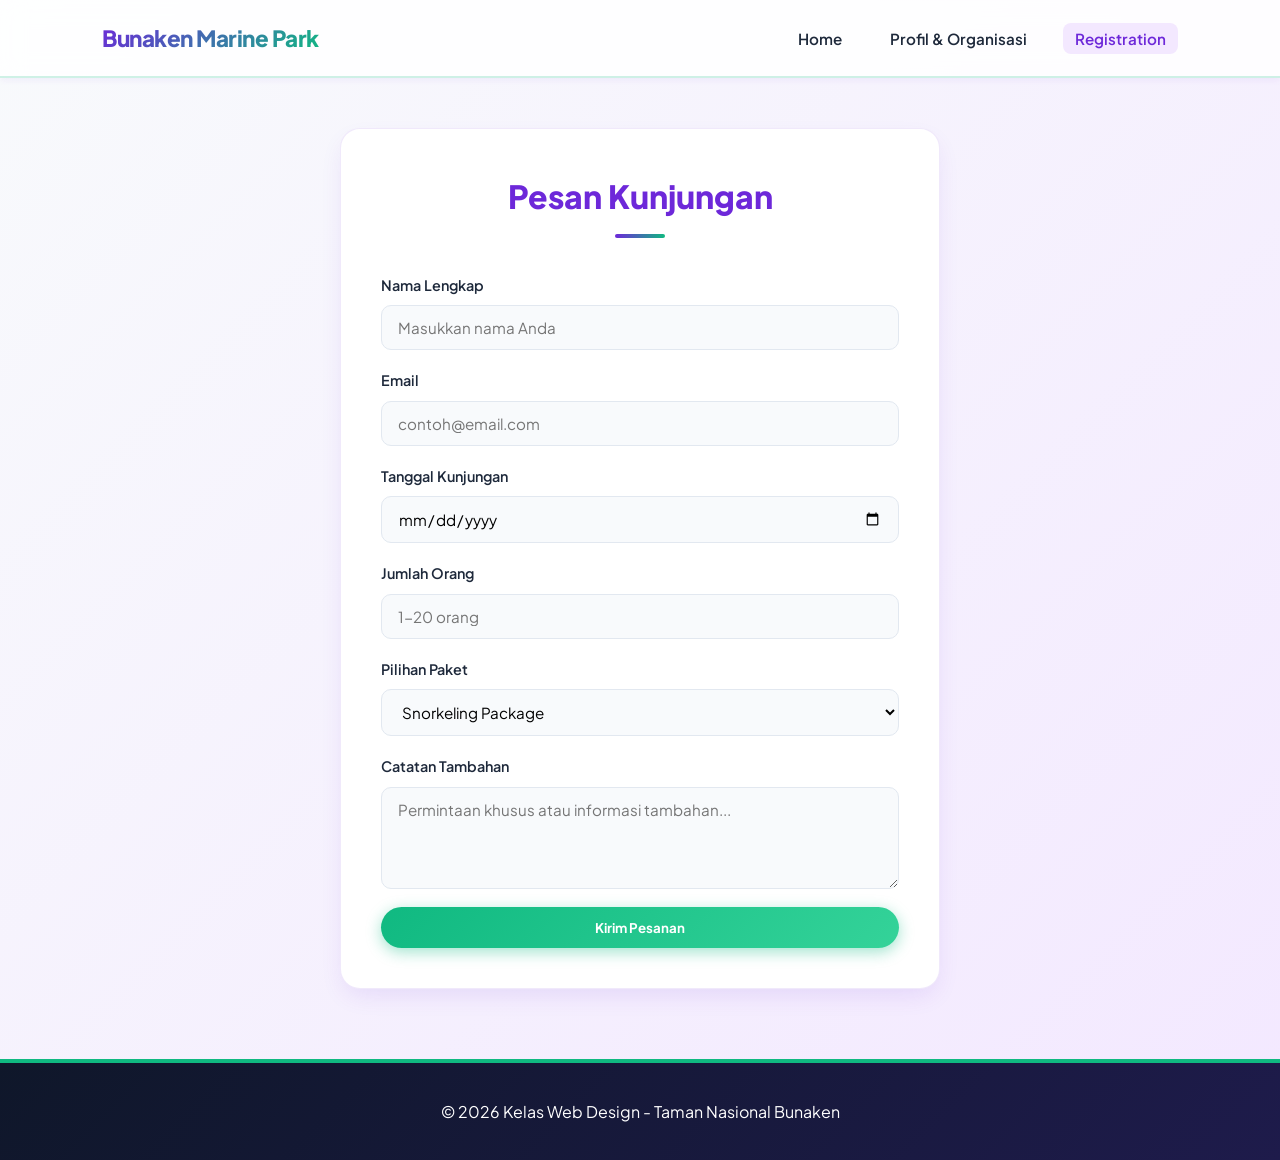
<file: registration.html>
<!DOCTYPE html>
<html lang="id">
<head>
    <meta charset="UTF-8">
    <meta name="viewport" content="width=device-width, initial-scale=1.0">
    <title>Pendaftaran Kunjungan</title>
    <link rel="stylesheet" href="style.css">
</head>
<body>
    <header class="site-header">
        <div class="brand">Bunaken Marine Park</div>
        <nav class="site-nav">
            <ul>
                <li><a href="index.html">Home</a></li>
                <li><a href="struktur.html">Profil & Organisasi</a></li>
                <li><a href="registration.html" class="active">Registration</a></li>
            </ul>
        </nav>
    </header>

    <main class="container">
        <div class="form-container">
            <h2>Pesan Kunjungan</h2>
            <form action="#" method="post">
                <label for="nama">Nama Lengkap</label>
                <input type="text" id="nama" name="nama" placeholder="Masukkan nama Anda" required>

                <label for="email">Email</label>
                <input type="email" id="email" name="email" placeholder="contoh@email.com" required>

                <label for="tgl">Tanggal Kunjungan</label>
                <input type="date" id="tgl" name="tgl" required>

                <label for="jml">Jumlah Orang</label>
                <input type="number" id="jml" name="jml" min="1" max="20" placeholder="1-20 orang" required>

                <label for="paket">Pilihan Paket</label>
                <select id="paket" name="paket">
                    <option value="snorkeling">Snorkeling Package</option>
                    <option value="diving">Diving Exploration</option>
                    <option value="tour">Island & Sunset Tour</option>
                </select>

                <label for="catatan">Catatan Tambahan</label>
                <textarea id="catatan" name="catatan" rows="4" placeholder="Permintaan khusus atau informasi tambahan..."></textarea>

                <button type="submit" class="btn">Kirim Pesanan</button>
            </form>
        </div>
    </main>

    <footer class="site-footer">
        <p>&copy; 2026 Kelas Web Design - Taman Nasional Bunaken</p>
    </footer>
</body>
</html>
</file>
<file: style.css>
/* Google Fonts */
@import url('https://fonts.googleapis.com/css2?family=Plus+Jakarta+Sans:wght@300;400;600;700;800&display=swap');

:root {
    /* Palet Warna Aesthetic Ungu & Hijau */
    --purple-main: #6d28d9;      /* Ungu Deep Aesthetic */
    --purple-light: #f3e8ff;     /* Ungu Soft Background */
    --purple-hover: #5b21b6;     /* Ungu Gelap Hover */
    
    --green-accent: #10b981;    /* Hijau Emerald Segar */
    --green-light: #ecfdf5;     /* Hijau Soft */
    --green-hover: #059669;     /* Hijau Dark Hover */

    --dark-text: #1e293b;       /* Teks Utama (Slate Dark) */
    --muted-text: #64748b;      /* Teks Sekunder */
    --white: #ffffff;
    
    --glass-bg: rgba(255, 255, 255, 0.85);
    --shadow-sm: 0 4px 6px -1px rgba(109, 40, 217, 0.05);
    --shadow-lg: 0 10px 25px -5px rgba(109, 40, 217, 0.12);
}

* {
    margin: 0;
    padding: 0;
    box-sizing: border-box;
    font-family: 'Plus Jakarta Sans', sans-serif;
}

body {
    background: linear-gradient(135deg, #f8fafc 0%, #f3e8ff 100%);
    color: var(--dark-text);
    line-height: 1.7;
    min-height: 100vh;
}

/* Header & Navigasi Transparan (Glassmorphism) */
.site-header {
    background: var(--glass-bg);
    backdrop-filter: blur(12px);
    -webkit-backdrop-filter: blur(12px);
    display: flex;
    justify-content: space-between;
    align-items: center;
    padding: 1.2rem 8%;
    box-shadow: var(--shadow-sm);
    position: sticky;
    top: 0;
    z-index: 100;
    border-bottom: 2px solid rgba(16, 185, 129, 0.2);
}

.brand {
    font-size: 1.4rem;
    font-weight: 800;
    background: linear-gradient(135deg, var(--purple-main), var(--green-accent));
    -webkit-background-clip: text;
    -webkit-text-fill-color: transparent;
    letter-spacing: -0.5px;
}

.site-nav ul {
    display: flex;
    list-style: none;
    gap: 24px;
}

.site-nav a {
    text-decoration: none;
    color: var(--dark-text);
    font-weight: 600;
    font-size: 0.95rem;
    transition: all 0.3s ease;
    padding: 6px 12px;
    border-radius: 8px;
}

.site-nav a:hover,
.site-nav a.active {
    color: var(--purple-main);
    background-color: var(--purple-light);
}

/* Hero Section / Banner Utama */
.hero {
    background: linear-gradient(135deg, rgba(109, 40, 217, 0.75), rgba(16, 185, 129, 0.65)), 
                url('images/bunaken.jpg') center/cover no-repeat;
    height: 65vh;
    display: flex;
    align-items: center;
    justify-content: center;
    text-align: center;
    color: var(--white);
    padding: 0 20px;
    border-radius: 0 0 30px 30px;
    box-shadow: var(--shadow-lg);
}

.hero-text h1 {
    font-size: 3.2rem;
    font-weight: 800;
    margin-bottom: 12px;
    text-shadow: 0 2px 10px rgba(0, 0, 0, 0.2);
}

.hero-text p {
    font-size: 1.25rem;
    margin-bottom: 28px;
    font-weight: 300;
    letter-spacing: 0.5px;
}

/* Tombol Aesthetic */
.btn {
    display: inline-block;
    padding: 12px 30px;
    background: linear-gradient(135deg, var(--green-accent), #34d399);
    color: var(--white);
    font-weight: 700;
    border-radius: 30px;
    text-decoration: none;
    transition: all 0.3s cubic-bezier(0.4, 0, 0.2, 1);
    border: none;
    cursor: pointer;
    box-shadow: 0 4px 15px rgba(16, 185, 129, 0.4);
}

.btn:hover {
    transform: translateY(-3px);
    box-shadow: 0 8px 25px rgba(16, 185, 129, 0.5);
    background: linear-gradient(135deg, #059669, var(--green-accent));
}

/* Container & Heading */
.container {
    max-width: 1100px;
    margin: 50px auto;
    padding: 0 20px;
}

h2 {
    color: var(--purple-main);
    text-align: center;
    margin-bottom: 35px;
    font-weight: 800;
    font-size: 2rem;
    position: relative;
}

h2::after {
    content: '';
    width: 50px;
    height: 4px;
    background: linear-gradient(90deg, var(--purple-main), var(--green-accent));
    display: block;
    margin: 10px auto 0;
    border-radius: 4px;
}

/* Grid Cards (Daya Tarik) */
.grid {
    display: grid;
    grid-template-columns: repeat(auto-fit, minmax(280px, 1fr));
    gap: 25px;
}

.card {
    background: var(--white);
    padding: 30px;
    border-radius: 16px;
    box-shadow: var(--shadow-sm);
    border: 1px solid rgba(109, 40, 217, 0.08);
    position: relative;
    overflow: hidden;
    transition: all 0.3s ease;
}

.card::before {
    content: '';
    position: absolute;
    top: 0;
    left: 0;
    width: 100%;
    height: 5px;
    background: linear-gradient(90deg, var(--purple-main), var(--green-accent));
}

.card:hover {
    transform: translateY(-6px);
    box-shadow: var(--shadow-lg);
}

.card h3 {
    color: var(--purple-main);
    margin-bottom: 10px;
}

.card p {
    color: var(--muted-text);
    font-size: 0.95rem;
}

/* Galeri Grid */
.galeri-grid {
    display: grid;
    grid-template-columns: repeat(auto-fit, minmax(230px, 1fr));
    gap: 20px;
}

.galeri-grid figure {
    background: var(--white);
    border-radius: 14px;
    overflow: hidden;
    box-shadow: var(--shadow-sm);
    transition: all 0.3s ease;
    border: 1px solid rgba(16, 185, 129, 0.15);
}

.galeri-grid figure:hover {
    transform: scale(1.03);
    box-shadow: var(--shadow-lg);
}

.galeri-grid img {
    width: 100%;
    height: 190px;
    object-fit: cover;
    display: block;
}

.galeri-grid figcaption {
    padding: 12px;
    text-align: center;
    font-size: 0.9rem;
    font-weight: 600;
    color: var(--dark-text);
    background-color: var(--white);
}

/* Tabel Harga Tiket Modern */
table {
    width: 100%;
    border-collapse: collapse;
    background: var(--white);
    border-radius: 14px;
    overflow: hidden;
    box-shadow: var(--shadow-sm);
    margin-top: 20px;
    border: 1px solid rgba(109, 40, 217, 0.1);
}

th, td {
    padding: 16px 24px;
    text-align: left;
}

th {
    background: linear-gradient(135deg, var(--purple-main), #7c3aed);
    color: var(--white);
    font-weight: 700;
    text-transform: uppercase;
    font-size: 0.85rem;
    letter-spacing: 0.8px;
}

tr:nth-child(even) {
    background-color: var(--purple-light);
}

tr:hover {
    background-color: var(--green-light);
}

/* Layout Struktur Desa / Organisasi */
.org-tree {
    display: flex;
    flex-direction: column;
    align-items: center;
    gap: 25px;
}

.org-card {
    background: var(--white);
    padding: 25px;
    border-radius: 16px;
    box-shadow: var(--shadow-sm);
    text-align: center;
    width: 280px;
    border: 2px solid var(--purple-light);
    transition: all 0.3s ease;
}

.org-card:hover {
    border-color: var(--green-accent);
    transform: translateY(-4px);
}

.org-card.kepala {
    border-color: var(--purple-main);
    background: linear-gradient(135deg, var(--purple-light), var(--green-light));
}

.org-card img {
    width: 90px;
    height: 90px;
    border-radius: 50%;
    object-fit: cover;
    margin-bottom: 12px;
    border: 3px solid var(--green-accent);
}

.org-group {
    display: flex;
    flex-wrap: wrap;
    justify-content: center;
    gap: 20px;
}

/* Form Pendaftaran */
.form-container {
    max-width: 600px;
    background: var(--white);
    padding: 40px;
    border-radius: 20px;
    box-shadow: var(--shadow-lg);
    margin: 40px auto;
    border: 1px solid rgba(109, 40, 217, 0.1);
}

form {
    display: flex;
    flex-direction: column;
    gap: 18px;
}

label {
    font-weight: 600;
    margin-bottom: -10px;
    color: var(--dark-text);
    font-size: 0.9rem;
}

input, select, textarea {
    width: 100%;
    padding: 12px 16px;
    border: 1.5px solid #e2e8f0;
    border-radius: 10px;
    font-size: 0.95rem;
    transition: all 0.3s ease;
    background-color: #f8fafc;
}

input:focus, select:focus, textarea:focus {
    outline: none;
    border-color: var(--purple-main);
    background-color: var(--white);
    box-shadow: 0 0 0 4px rgba(109, 40, 217, 0.15);
}

/* Footer */
.site-footer {
    background: linear-gradient(135deg, #0f172a, #1e1b4b);
    color: var(--white);
    text-align: center;
    padding: 35px 20px;
    margin-top: 70px;
    border-top: 4px solid var(--green-accent);
}

.site-footer a {
    color: var(--green-accent);
    text-decoration: none;
    font-weight: 600;
}

.site-footer a:hover {
    text-decoration: underline;
}
</file>
